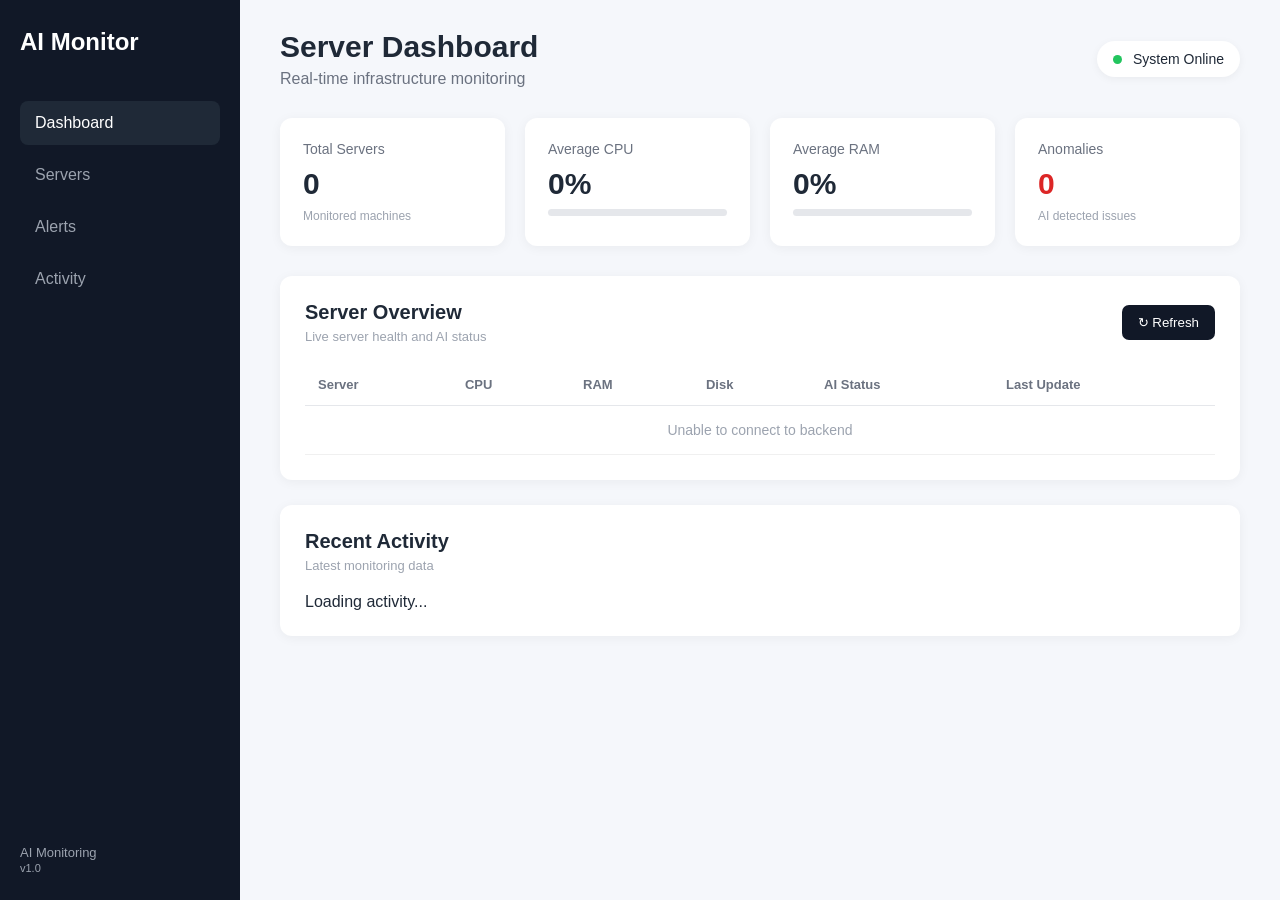
<file: frontend/index.html>
<!DOCTYPE html>
<html lang="en">
<head>
    <meta charset="UTF-8">
    <meta name="viewport" content="width=device-width, initial-scale=1.0">
    <title>AI Server Monitor</title>
    <link rel="stylesheet" href="style.css">
</head>

<body>

<div class="sidebar">
    <h2>AI Monitor</h2>

    <nav>
        <a class="active">Dashboard</a>
        <a>Servers</a>
        <a>Alerts</a>
        <a>Activity</a>
    </nav>

    <div class="sidebar-bottom">
        <p>AI Monitoring</p>
        <span>v1.0</span>
    </div>
</div>


<main class="main">

    <header class="topbar">
        <div>
            <h1>Server Dashboard</h1>
            <p>Real-time infrastructure monitoring</p>
        </div>

        <div class="status">
            <span class="dot"></span>
            System Online
        </div>
    </header>


    <!-- Statistics -->
    <section class="stats">

        <div class="card">
            <div class="card-title">Total Servers</div>
            <div class="value" id="totalServers">0</div>
            <div class="small">Monitored machines</div>
        </div>

        <div class="card">
            <div class="card-title">Average CPU</div>
            <div class="value" id="avgCpu">0%</div>
            <div class="progress">
                <div id="cpuBar"></div>
            </div>
        </div>

        <div class="card">
            <div class="card-title">Average RAM</div>
            <div class="value" id="avgRam">0%</div>
            <div class="progress">
                <div id="ramBar"></div>
            </div>
        </div>

        <div class="card danger-card">
            <div class="card-title">Anomalies</div>
            <div class="value danger" id="anomalies">0</div>
            <div class="small">AI detected issues</div>
        </div>

    </section>


    <!-- Server Overview -->
    <section class="section">

        <div class="section-header">
            <div>
                <h2>Server Overview</h2>
                <p>Live server health and AI status</p>
            </div>

            <button onclick="loadMetrics()">↻ Refresh</button>
        </div>

        <div class="table-container">

            <table>

                <thead>
                    <tr>
                        <th>Server</th>
                        <th>CPU</th>
                        <th>RAM</th>
                        <th>Disk</th>
                        <th>AI Status</th>
                        <th>Last Update</th>
                    </tr>
                </thead>

                <tbody id="serverTable">
                    <tr>
                        <td colspan="6" class="loading">
                            Loading server data...
                        </td>
                    </tr>
                </tbody>

            </table>

        </div>

    </section>


    <!-- Recent Activity -->
    <section class="section">

        <div class="section-header">
            <div>
                <h2>Recent Activity</h2>
                <p>Latest monitoring data</p>
            </div>
        </div>

        <div id="activity" class="activity">
            Loading activity...
        </div>

    </section>

</main>

<script src="script.js"></script>

</body>
</html>
</file>
<file: frontend/style.css>
* {
    margin: 0;
    padding: 0;
    box-sizing: border-box;
    font-family: Arial, sans-serif;
}

body {
    background: #f5f7fb;
    color: #1f2937;
    display: flex;
}


/* Sidebar */

.sidebar {
    width: 240px;
    height: 100vh;
    background: #111827;
    color: white;
    position: fixed;
    left: 0;
    top: 0;
    padding: 28px 20px;
}

.sidebar h2 {
    font-size: 24px;
    margin-bottom: 45px;
}

.sidebar nav {
    display: flex;
    flex-direction: column;
    gap: 8px;
}

.sidebar nav a {
    padding: 13px 15px;
    border-radius: 8px;
    color: #9ca3af;
    text-decoration: none;
    cursor: pointer;
}

.sidebar nav a:hover,
.sidebar nav .active {
    background: #1f2937;
    color: white;
}

.sidebar-bottom {
    position: absolute;
    bottom: 25px;
    color: #9ca3af;
    font-size: 13px;
}

.sidebar-bottom span {
    font-size: 11px;
}


/* Main */

.main {
    margin-left: 240px;
    width: calc(100% - 240px);
    padding: 30px 40px;
}


/* Topbar */

.topbar {
    display: flex;
    justify-content: space-between;
    align-items: center;
    margin-bottom: 30px;
}

.topbar h1 {
    font-size: 30px;
    margin-bottom: 6px;
}

.topbar p {
    color: #6b7280;
}

.status {
    background: white;
    padding: 10px 16px;
    border-radius: 20px;
    box-shadow: 0 2px 8px rgba(0,0,0,0.05);
    font-size: 14px;
}

.dot {
    width: 9px;
    height: 9px;
    display: inline-block;
    background: #22c55e;
    border-radius: 50%;
    margin-right: 7px;
}


/* Stats */

.stats {
    display: grid;
    grid-template-columns: repeat(4, 1fr);
    gap: 20px;
    margin-bottom: 30px;
}

.card {
    background: white;
    padding: 23px;
    border-radius: 12px;
    box-shadow: 0 2px 12px rgba(0,0,0,0.05);
}

.card-title {
    color: #6b7280;
    font-size: 14px;
    margin-bottom: 10px;
}

.value {
    font-size: 30px;
    font-weight: bold;
    margin-bottom: 8px;
}

.small {
    color: #9ca3af;
    font-size: 12px;
}

.danger {
    color: #dc2626;
}


/* Progress */

.progress {
    height: 7px;
    background: #e5e7eb;
    border-radius: 10px;
    overflow: hidden;
}

.progress div {
    height: 100%;
    width: 0%;
    background: #2563eb;
    transition: width 0.4s;
}


/* Sections */

.section {
    background: white;
    border-radius: 12px;
    padding: 25px;
    margin-bottom: 25px;
    box-shadow: 0 2px 12px rgba(0,0,0,0.05);
}

.section-header {
    display: flex;
    justify-content: space-between;
    align-items: center;
    margin-bottom: 20px;
}

.section-header h2 {
    font-size: 20px;
    margin-bottom: 5px;
}

.section-header p {
    color: #9ca3af;
    font-size: 13px;
}

button {
    border: none;
    background: #111827;
    color: white;
    padding: 10px 16px;
    border-radius: 7px;
    cursor: pointer;
}

button:hover {
    background: #374151;
}


/* Table */

.table-container {
    overflow-x: auto;
}

table {
    width: 100%;
    border-collapse: collapse;
}

th {
    text-align: left;
    padding: 13px;
    color: #6b7280;
    font-size: 13px;
    border-bottom: 1px solid #e5e7eb;
}

td {
    padding: 16px 13px;
    border-bottom: 1px solid #f0f0f0;
    font-size: 14px;
}

.server-name {
    font-weight: bold;
}

.status-normal,
.status-anomaly {
    display: inline-block;
    padding: 5px 10px;
    border-radius: 15px;
    font-size: 12px;
    font-weight: bold;
}

.status-normal {
    background: #dcfce7;
    color: #15803d;
}

.status-anomaly {
    background: #fee2e2;
    color: #dc2626;
}

.loading {
    text-align: center;
    color: #9ca3af;
}


/* Activity */

.activity {
    display: flex;
    flex-direction: column;
}

.activity-item {
    display: flex;
    justify-content: space-between;
    padding: 15px 0;
    border-bottom: 1px solid #f0f0f0;
}

.activity-item:last-child {
    border-bottom: none;
}

.activity-server {
    font-weight: bold;
}

.activity-time {
    color: #9ca3af;
    font-size: 12px;
}


/* Mobile */

@media (max-width: 900px) {

    .sidebar {
        width: 70px;
        padding: 25px 10px;
    }

    .sidebar h2 {
        font-size: 0;
    }

    .sidebar h2::after {
        content: "AI";
        font-size: 20px;
    }

    .sidebar nav a {
        font-size: 0;
        text-align: center;
    }

    .main {
        margin-left: 70px;
        width: calc(100% - 70px);
        padding: 20px;
    }

    .stats {
        grid-template-columns: repeat(2, 1fr);
    }
}


@media (max-width: 600px) {

    .stats {
        grid-template-columns: 1fr;
    }

    .topbar {
        align-items: flex-start;
        gap: 15px;
        flex-direction: column;
    }
}
</file>
